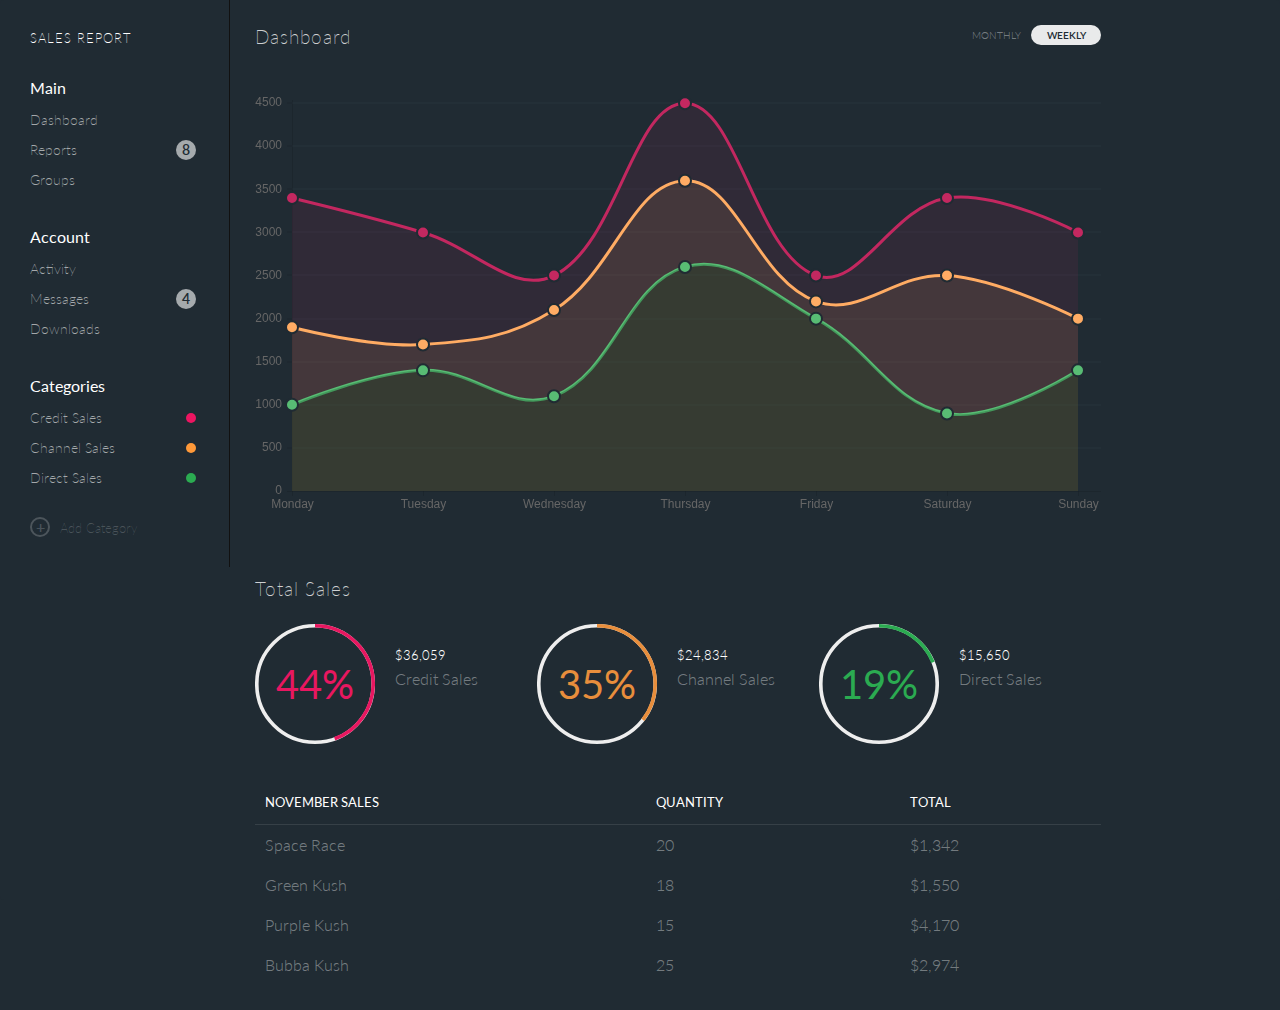
<file: reports/index.html>
<!DOCTYPE html>
<html >
    <head>
        <meta charset="UTF-8">
        <title>Sales Report</title>

        <link rel="stylesheet" href="css/style.css">
        

    </head>

    <body>

        <div id="container">
            <div class="row">
            <div id="sideMenu">
                <h1>Sales Report</h1>

                <ul class="menu">
                    <li>Main</li>
                    <li>Dashboard</li>
                    <li>Reports <span class="notification">8</span></li>
                    <li>Groups</li>
                </ul>

                <ul class="menu">
                    <li>Account</li>
                    <li>Activity</li>
                    <li>Messages <span class="notification">4</span></li>
                    <li>Downloads</li>
                </ul>

                <ul class="menu">
                    <li>Categories</li>
                    <li>Credit Sales <span class="colorIcon red"></span></li>
                    <li>Channel Sales <span class="colorIcon orange"></span></li>
                    <li>Direct Sales <span class="colorIcon green"></span></li>
                </ul>
                <div class="addCategory"><span class="plus">+</span> Add Category</div>
            </div>
            <div id="content">
                <div id="titleBar">
                    <h2>Dashboard</h2>

                    <span class="controls activeControl">Weekly</span>
                    <span class="controls">Monthly</span>
                </div>

                <div class="mainChart">
                    <canvas id="salesData"></canvas>
                    <h2>Total Sales</h2>

                    <div class="clearFix"></div>

                    <div id="totalSales">
                        <div class="col">
                            <div id="creditSales" class="progressBar"></div>
                            <h3>$36,059</h3>
                            <span class="progressTitle">Credit Sales</span>
                        </div>
                        <div class="col">
                            <div id="channelSales" class="progressBar"></div>
                            <h3>$24,834</h3>
                            <span class="progressTitle">Channel Sales</span>
                        </div>
                        <div class="col">
                            <div id="directSales" class="progressBar"></div>
                            <h3>$15,650</h3>
                            <span class="progressTitle">Direct Sales</span>
                        </div>
                    </div>

                    <table>
                        <tr>
                            <th>November Sales</th>
                            <th>Quantity</th>
                            <th>Total</th>
                        </tr>

                        <tr>
                            <td>Space Race</td>
                            <td>20</td>
                            <td>$1,342</td>
                        </tr>

                        <tr>
                            <td>Green Kush</td>
                            <td>18</td>
                            <td>$1,550</td>
                        </tr>

                        <tr>
                            <td>Purple Kush</td>
                            <td>15</td>
                            <td>$4,170</td>
                        </tr>

                        <tr>
                            <td>Bubba Kush</td>
                            <td>25</td>
                            <td>$2,974</td>
                        </tr>
                    </table>
                </div>

            </div>
            </div>
        </div>
        </div>
    <script src='js/Chart.min.js'></script>
    <script src='js/progressbar.js'></script>

    <script src="js/index.js"></script>




    </body>
</html>
</file>
<file: reports/css/style.css>
@import url(http://fonts.googleapis.com/css?family=Lato:100,300,400,700);

html {
    height: 100%;
    font-family: 'Lato', sans-serif;
}
body {
    height: 100%;
    margin: 0;
    background: #202b33;
    background-repeat: no-repeat;
    background-attachment: fixed;
}
* {
    box-sizing: border-box;
}

#container {
    display: block;
    width: 100%;
    height: 100%;
    background: #202b33;
    margin: 0px;
    border-radius: 4px;
}

/* Side Bar */
#sideMenu {
    width: 18vw;
    height: 100%;
    padding: 30px;
    border-right: 1px solid #111;
    vertical-align: top;
    color: #fff;
    float: left;
}

.menu {
    list-style: none;
    margin:  24px 0;
    padding: 0;
}
.menu li {
    display: block;
    height: 30px;
    width: 100%;
    line-height: 30px;
    font-size: 14px;
    font-weight: 200;
    color: rgba(255, 255, 255, .6);
    position: relative;
}
.menu li:hover {
    color: #239ae3;
}
.menu li:first-child {
    height: 35px;
    line-height: 35px;
    font-size: 16px;
    font-weight: 400;
    color: #fff;
}
.addCategory {
    font-size: 13px;
    font-weight: 200;
    color: rgba(255, 255, 255, .2);
}
.addCategory:hover {
    color: #fff;
}

/* Content */
#content {
    width: 70vw;
    height: 100%;
    padding: 25px;
    float: left;
}


#titleBar {
    height: 36px;
    margin-bottom: 30px;
}
#profilePic {
    width: 36px;
    height: 36px;
    border-radius: 50%;
    background: #999;
    float: right;
    margin-top: -8px;
    margin-left: 14px;
    overflow: hidden;
}
#profilePic img {
    width: 100%;
}
.controls {
    display: block;
    width: 70px;
    height: 20px;
    color: rgba(255, 255, 255, 0.4);
    font-size: 10px;
    font-weight: 300;
    text-transform: uppercase;
    text-align: center;
    line-height: 20px;
    float: right;
    border-radius: 20px;
}
.activeControl {
    background: rgba(255, 255, 255, 0.9);
    color: #202b33;
    font-weight: 600;
}
#salesData {
    margin-bottom: 60px;
}
#totalSales {
    height: 120px;
    position: relative;
    margin-top: 24px;
    margin-bottom: 50px;
}
#totalSales .col {
    float: left;
    width: 33.33%;
    height: 100%;
}
#totalSales .col .progressTitle {
    float: left;
    margin-left: 20px;
    font-weight: 300;
    color: rgba(255, 255, 255, 0.4);
}
.progressBar {
    float: left;
    height: 120px;
    width: 120px;
    font-size: 40px;
    text-align: center;
    line-height: 120px;
}

/* Icons */
.notification {
    display: block;
    width: 20px;
    height: 20px;
    color: #202b33;
    font-weight: 600;
    line-height: 20px;
    text-align: center;
    border-radius: 50%;
    background: rgba(255, 255, 255, .6);
    position: absolute;
    top: 0; bottom: 0; right: 2%;
    margin: auto;
}
.colorIcon {
    display: block;
    width: 10px;
    height: 10px;
    border-radius: 50%;
    position: absolute;
    top: 0; bottom: 0; right: 2%;
    margin: auto;
}
.plus {
    display: inline-block;
    width: 20px;
    height: 20px;
    color: #202b33;
    font-weight: 600;
    font-size: 16px;
    line-height: 8px;
    padding: 4px;
    margin-right: 6px;
    border: 2px solid rgba(255, 255, 255, .2);
    border-radius: 50%;
    color: rgba(255, 255, 255, .2);
}
.red {
    background: #ec1561;
}
.orange {
    background: #ff9939;
}
.green {
    background: #2bab51;
}

/* Table */
table {
    width: 100%;
    border-collapse: collapse;
}
th {
    text-align: left;
    color: #fff;
    font-weight: 400;
    font-size: 13px;
    text-transform: uppercase;
    border-bottom: 1px solid rgba(255, 255, 255, 0.1);
    padding: 0 10px;
    padding-bottom: 14px;
}
tr:not(:first-child):hover {
    background: rgba(255, 255, 255, 0.1);
}
td {
    height: 40px;
    line-height: 40px;
    font-weight: 300;
    color: rgba(255, 255, 255, 0.4);
    padding: 0 10px;
}
/* Headers */
h1 {
    font-size: 13px;
    font-weight: 200;
    letter-spacing: 1px;
    text-transform: uppercase;
    margin: 0;
}
h2 {
    float: left;
    font-size: 19px;
    font-weight: 200;
    letter-spacing: 1px;
    margin: 0;
    color: rgba(255, 255, 255, .8);
}
h3 {
    float: left;
    color: #fff;
    font-size: 13px;
    font-weight: 300;
    margin: 0;
    margin-top: 8%;
    margin-left: 20px;
    margin-bottom: 6px;
}

.clearFix {
    clear: both;
}

@media (max-width: 980px) {
    #container {
        width: 100%;
        height: 80vw;
    }

    #sideMenu {
        display:none;

    }

    #content {
        width: 100vw;
        height: 100%;
        padding: 25px;
        float: left;
    }

    #totalSales {
        height: 120px;
        position: relative;
        margin-top: 24px;
        margin-bottom: 75px;
    }
}
</file>
